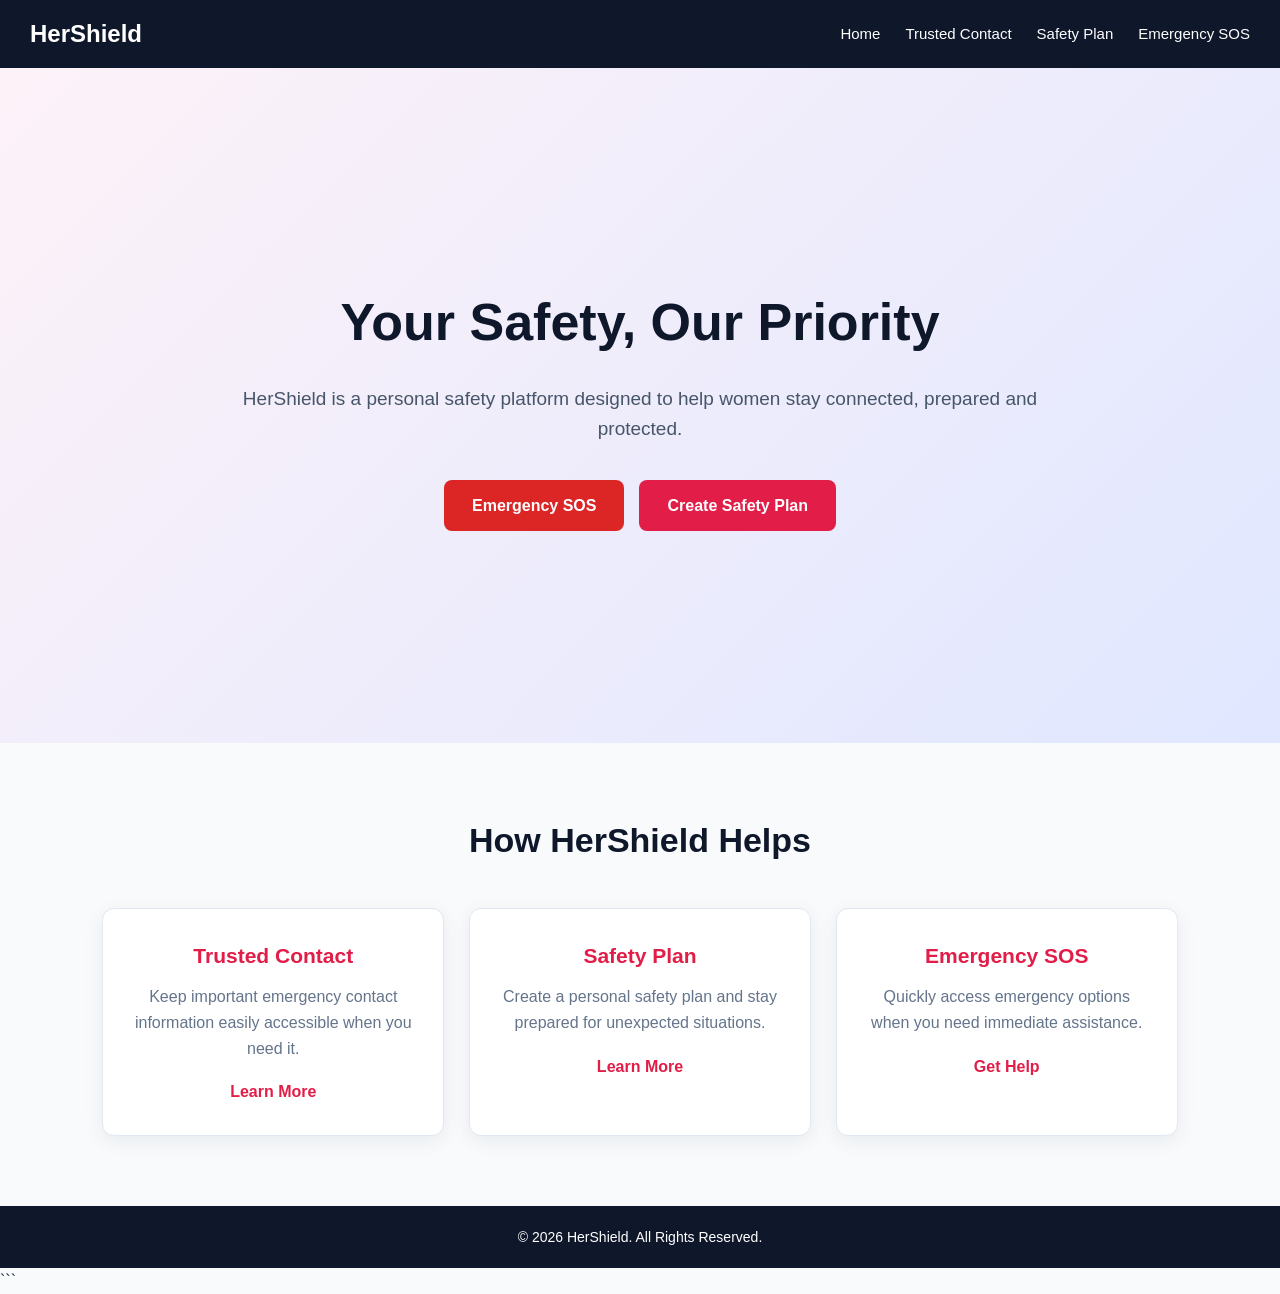
<file: index.html>
<!DOCTYPE html>
<html lang="en">

<head>
    <meta charset="UTF-8">
    <meta name="viewport" content="width=device-width, initial-scale=1.0">

    <title>HerShield | Home</title>

    <link rel="stylesheet" href="style.css">
</head>

<body>

    <!-- ================================
         NAVBAR
    ================================= -->

    <nav class="navbar">

        <div class="nav-logo">
            <a href="index.html">HerShield</a>
        </div>

        <ul class="nav-links">
            <li>
                <a href="index.html">Home</a>
            </li>

            <li>
                <a href="contact.html">Trusted Contact</a>
            </li>

            <li>
                <a href="safty.html">Safety Plan</a>
            </li>

            <li>
                <a href="emergency.html">Emergency SOS</a>
            </li>
        </ul>

    </nav>


    <!-- ================================
         HERO SECTION
    ================================= -->

    <section class="hero">

        <div class="hero-content">

            <h1>Your Safety, Our Priority</h1>

            <p>
                HerShield is a personal safety platform designed
                to help women stay connected, prepared and protected.
            </p>

            <div class="hero-buttons">

                <a href="emergency.html" class="btn emergency-btn">
                    Emergency SOS
                </a>

                <a href="safty.html" class="btn">
                    Create Safety Plan
                </a>

            </div>

        </div>

    </section>


    <!-- ================================
         FEATURES SECTION
    ================================= -->

    <section class="features">

        <h2>How HerShield Helps</h2>

        <div class="feature-container">

            <!-- Trusted Contact -->

            <div class="feature-card">

                <h3>Trusted Contact</h3>

                <p>
                    Keep important emergency contact information
                    easily accessible when you need it.
                </p>

                <a href="contact.html">
                    Learn More
                </a>

            </div>


            <!-- Safety Plan -->

            <div class="feature-card">

                <h3>Safety Plan</h3>

                <p>
                    Create a personal safety plan and stay prepared
                    for unexpected situations.
                </p>

                <a href="safty.html">
                    Learn More
                </a>

            </div>


            <!-- Emergency SOS -->

            <div class="feature-card">

                <h3>Emergency SOS</h3>

                <p>
                    Quickly access emergency options when you
                    need immediate assistance.
                </p>

                <a href="emergency.html">
                    Get Help
                </a>

            </div>

        </div>

    </section>


    <!-- ================================
         FOOTER
    ================================= -->

    <footer>

        <p>
            &copy; 2026 HerShield. All Rights Reserved.
        </p>

    </footer>


    <!-- JavaScript -->

    <script src="script.js"></script>

</body>

</html>
```
</file>
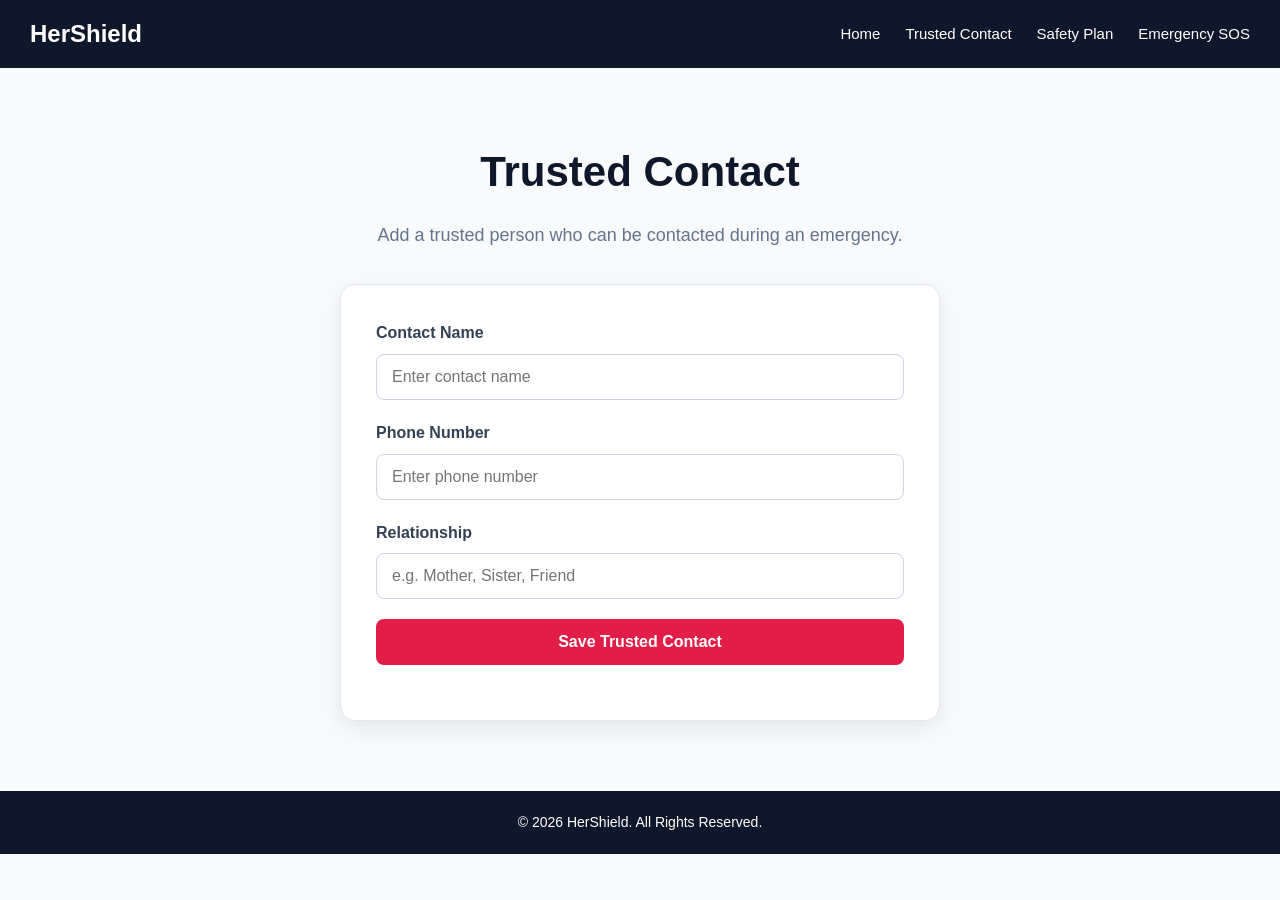
<file: contact.html>
<!DOCTYPE html>
<html lang="en">

<head>
    <meta charset="UTF-8">
    <meta name="viewport" content="width=device-width, initial-scale=1.0">

    <title>HerShield | Trusted Contact</title>

    <!-- Main CSS -->
    <link rel="stylesheet" href="style.css">

    <!-- Contact Page CSS -->
    <link rel="stylesheet" href="contact.css">
</head>

<body>

    <!-- ================================
         NAVBAR
    ================================= -->

    <nav class="navbar">

        <div class="nav-logo">
            <a href="index.html">HerShield</a>
        </div>

        <ul class="nav-links">

            <li>
                <a href="index.html">Home</a>
            </li>

            <li>
                <a href="contact.html">Trusted Contact</a>
            </li>

            <li>
                <a href="safty.html">Safety Plan</a>
            </li>

            <li>
                <a href="emergency.html">Emergency SOS</a>
            </li>

        </ul>

    </nav>


    <!-- ================================
         TRUSTED CONTACT SECTION
    ================================= -->

    <main>

        <section class="page-section">

            <h1>Trusted Contact</h1>

            <p>
                Add a trusted person who can be contacted
                during an emergency.
            </p>


            <div class="contact-card">

                <form id="contactForm">

                    <!-- Contact Name -->

                    <div class="form-group">

                        <label for="contactName">
                            Contact Name
                        </label>

                        <input
                            type="text"
                            id="contactName"
                            name="contactName"
                            placeholder="Enter contact name"
                            required
                        >

                    </div>


                    <!-- Phone Number -->

                    <div class="form-group">

                        <label for="contactPhone">
                            Phone Number
                        </label>

                        <input
                            type="tel"
                            id="contactPhone"
                            name="contactPhone"
                            placeholder="Enter phone number"
                            required
                        >

                    </div>


                    <!-- Relationship -->

                    <div class="form-group">

                        <label for="relationship">
                            Relationship
                        </label>

                        <input
                            type="text"
                            id="relationship"
                            name="relationship"
                            placeholder="e.g. Mother, Sister, Friend"
                        >

                    </div>


                    <!-- Save Button -->

                    <button type="submit">
                        Save Trusted Contact
                    </button>

                </form>


                <!-- Success / Error Message -->

                <div id="contactMessage"></div>

            </div>

        </section>

    </main>


    <!-- ================================
         FOOTER
    ================================= -->

    <footer>

        <p>
            &copy; 2026 HerShield. All Rights Reserved.
        </p>

    </footer>


    <!-- JavaScript -->

    <script src="contact.js"></script>

</body>

</html>
</file>
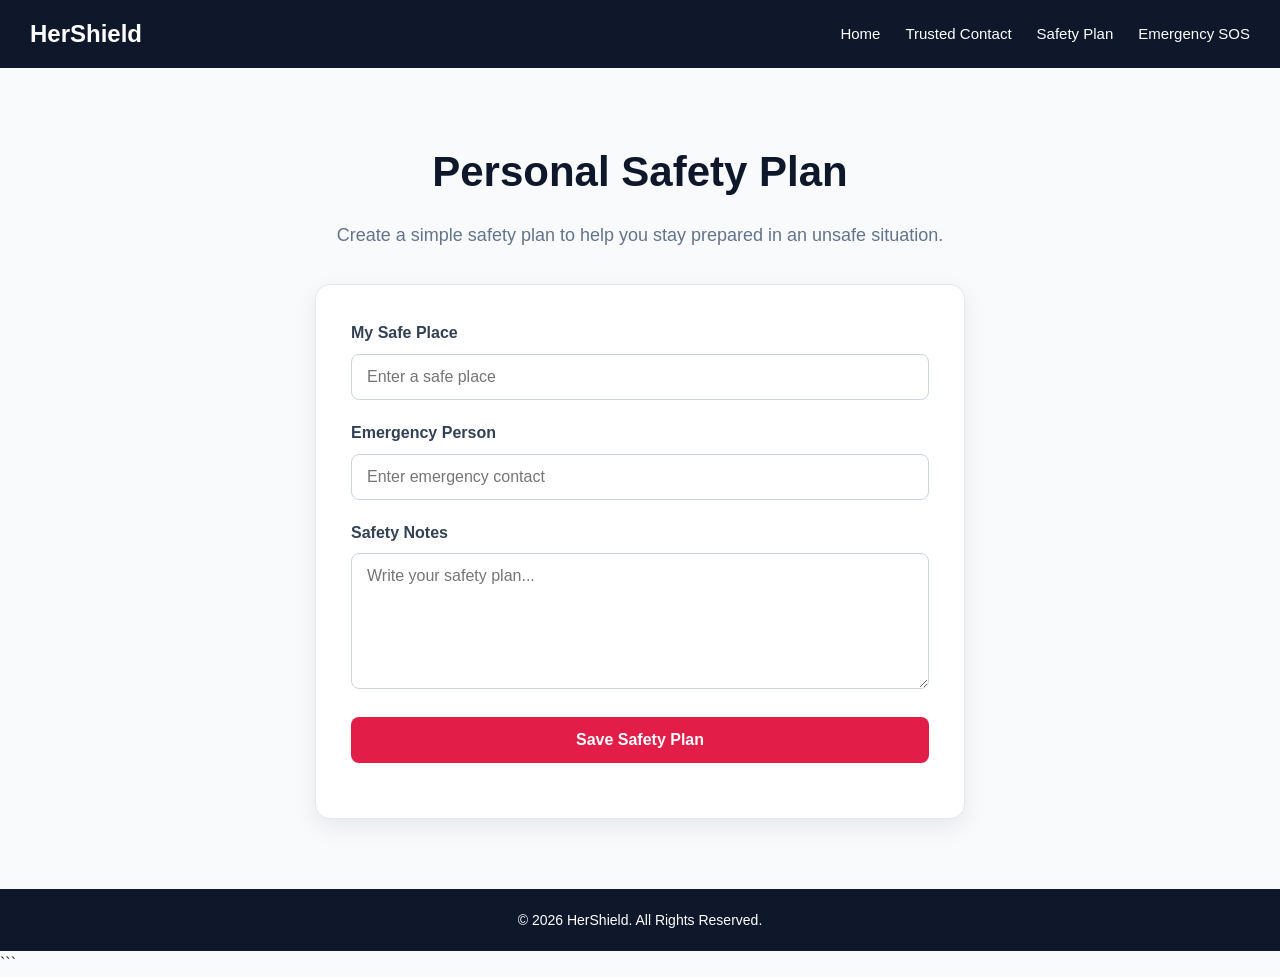
<file: safty.html>
<!DOCTYPE html>
<html lang="en">

<head>
    <meta charset="UTF-8">
    <meta name="viewport" content="width=device-width, initial-scale=1.0">

    <title>HerShield | Safety Plan</title>

    <!-- Main CSS -->
    <link rel="stylesheet" href="style.css">

    <!-- Safety Plan CSS -->
    <link rel="stylesheet" href="safty.css">
</head>

<body>

    <!-- ================================
         NAVBAR
    ================================= -->

    <nav class="navbar">

        <div class="nav-logo">
            <a href="index.html">HerShield</a>
        </div>

        <ul class="nav-links">

            <li>
                <a href="index.html">Home</a>
            </li>

            <li>
                <a href="contact.html">Trusted Contact</a>
            </li>

            <li>
                <a href="safty.html">Safety Plan</a>
            </li>

            <li>
                <a href="emergency.html">Emergency SOS</a>
            </li>

        </ul>

    </nav>


    <!-- ================================
         SAFETY PLAN SECTION
    ================================= -->

    <main>

        <section class="page-section">

            <h1>Personal Safety Plan</h1>

            <p>
                Create a simple safety plan to help you stay
                prepared in an unsafe situation.
            </p>


            <div class="safety-card">

                <form id="safetyForm">

                    <!-- Safe Place -->

                    <div class="form-group">

                        <label for="safePlace">
                            My Safe Place
                        </label>

                        <input
                            type="text"
                            id="safePlace"
                            name="safePlace"
                            placeholder="Enter a safe place"
                            required
                        >

                    </div>


                    <!-- Emergency Person -->

                    <div class="form-group">

                        <label for="emergencyPerson">
                            Emergency Person
                        </label>

                        <input
                            type="text"
                            id="emergencyPerson"
                            name="emergencyPerson"
                            placeholder="Enter emergency contact"
                            required
                        >

                    </div>


                    <!-- Safety Notes -->

                    <div class="form-group">

                        <label for="planNotes">
                            Safety Notes
                        </label>

                        <textarea
                            id="planNotes"
                            name="planNotes"
                            rows="6"
                            placeholder="Write your safety plan..."
                        ></textarea>

                    </div>


                    <!-- Save Button -->

                    <button type="submit">
                        Save Safety Plan
                    </button>

                </form>


                <!-- Message -->

                <div id="safetyMessage"></div>

            </div>

        </section>

    </main>


    <!-- ================================
         FOOTER
    ================================= -->

    <footer>

        <p>
            &copy; 2026 HerShield. All Rights Reserved.
        </p>

    </footer>


    <!-- JavaScript -->

    <script src="safty.js"></script>

</body>

</html>
```
</file>
<file: style.css>
/* =================================
   HER SHIELD - GLOBAL CSS
================================= */

* {
    margin: 0;
    padding: 0;
    box-sizing: border-box;
}

html {
    scroll-behavior: smooth;
}

body {
    font-family: 'Segoe UI', Arial, sans-serif;
    background-color: #F8FAFC;
    color: #1E293B;
    line-height: 1.6;
}


/* =================================
   NAVBAR
================================= */

.navbar {
    background-color: #0F172A;
    display: flex;
    justify-content: space-between;
    align-items: center;
    padding: 15px 30px;
    position: sticky;
    top: 0;
    z-index: 1000;
    font-family: 'Segoe UI', Arial, sans-serif;
}


/* Logo */

.nav-logo a {
    color: #FFFFFF;
    font-size: 1.5rem;
    font-weight: bold;
    text-decoration: none;
}


/* Menu */

.nav-links {
    display: flex;
    list-style: none;
    align-items: center;
    gap: 25px;
    margin: 0;
    padding: 0;
}


/* Menu Links */

.nav-links a {
    color: #FFFFFF;
    text-decoration: none;
    font-size: 15px;
    font-weight: 500;
    transition: 0.3s ease;
}


/* Hover */

.nav-links a:hover {
    color: #F472B6;
}


/* =================================
   HERO SECTION
================================= */

.hero {
    min-height: 75vh;
    display: flex;
    align-items: center;
    justify-content: center;
    text-align: center;
    padding: 70px 8%;

    background:
        linear-gradient(
            135deg,
            #FDF2F8,
            #E0E7FF
        );
}

.hero-content {
    max-width: 800px;
}

.hero-content h1 {
    font-size: 52px;
    color: #0F172A;
    margin-bottom: 20px;
}

.hero-content p {
    font-size: 19px;
    color: #475569;
    margin-bottom: 35px;
}


/* =================================
   HERO BUTTONS
================================= */

.hero-buttons {
    display: flex;
    justify-content: center;
    gap: 15px;
    flex-wrap: wrap;
}

.btn {
    display: inline-block;
    padding: 13px 28px;
    border-radius: 8px;
    background-color: #E11D48;
    color: #FFFFFF;
    text-decoration: none;
    font-weight: 600;
    transition: 0.3s ease;
}

.btn:hover {
    background-color: #BE123C;
    transform: translateY(-2px);
}

.emergency-btn {
    background-color: #DC2626;
}

.emergency-btn:hover {
    background-color: #B91C1C;
}


/* =================================
   FEATURES
================================= */

.features {
    padding: 70px 8%;
    text-align: center;
}

.features h2 {
    font-size: 34px;
    color: #0F172A;
    margin-bottom: 40px;
}

.feature-container {
    display: grid;
    grid-template-columns: repeat(3, 1fr);
    gap: 25px;
}

.feature-card {
    background-color: #FFFFFF;
    padding: 30px;
    border-radius: 12px;
    border: 1px solid #E2E8F0;
    box-shadow: 0 5px 20px rgba(15, 23, 42, 0.07);
    transition: 0.3s ease;
}

.feature-card:hover {
    transform: translateY(-5px);
    box-shadow: 0 10px 25px rgba(15, 23, 42, 0.12);
}

.feature-card h3 {
    color: #E11D48;
    margin-bottom: 12px;
    font-size: 21px;
}

.feature-card p {
    color: #64748B;
    margin-bottom: 18px;
}

.feature-card a {
    color: #E11D48;
    text-decoration: none;
    font-weight: 600;
}

.feature-card a:hover {
    text-decoration: underline;
}


/* =================================
   COMMON PAGE SECTION
================================= */

.page-section {
    min-height: 80vh;
    padding: 70px 8%;
    text-align: center;
}

.page-section h1 {
    font-size: 42px;
    color: #0F172A;
    margin-bottom: 15px;
}

.page-section > p {
    color: #64748B;
    font-size: 18px;
    margin-bottom: 35px;
}


/* =================================
   FORM ELEMENTS
================================= */

.form-group {
    text-align: left;
    margin-bottom: 20px;
}

.form-group label {
    display: block;
    margin-bottom: 8px;
    font-weight: 600;
    color: #334155;
}

.form-group input,
.form-group textarea {
    width: 100%;
    padding: 13px 15px;
    border: 1px solid #CBD5E1;
    border-radius: 8px;
    font-size: 16px;
    outline: none;
    font-family: inherit;
    background-color: #FFFFFF;
}

.form-group input:focus,
.form-group textarea:focus {
    border-color: #E11D48;
    box-shadow: 0 0 0 3px rgba(225, 29, 72, 0.10);
}

textarea {
    resize: vertical;
}

button {
    border: none;
    cursor: pointer;
    font-family: inherit;
}


/* =================================
   FOOTER
================================= */

footer {
    background-color: #0F172A;
    color: #FFFFFF;
    text-align: center;
    padding: 20px;
}

footer p {
    font-size: 14px;
}


/* =================================
   RESPONSIVE DESIGN
================================= */

@media (max-width: 900px) {

    .navbar {
        padding: 15px 20px;
    }

    .feature-container {
        grid-template-columns: 1fr;
    }

    .hero-content h1 {
        font-size: 42px;
    }
}


@media (max-width: 700px) {

    .navbar {
        flex-direction: column;
        gap: 15px;
    }

    .nav-links {
        flex-wrap: wrap;
        justify-content: center;
        gap: 15px;
    }

    .nav-links a {
        font-size: 14px;
    }

    .hero {
        padding: 55px 5%;
    }

    .hero-content h1 {
        font-size: 35px;
    }

    .hero-content p {
        font-size: 17px;
    }

    .features h2 {
        font-size: 28px;
    }

    .page-section h1 {
        font-size: 34px;
    }
}
```
</file>
<file: contact.css>
/* =================================
   TRUSTED CONTACT PAGE
================================= */

.contact-card {
    max-width: 600px;
    margin: 0 auto;
    background-color: #FFFFFF;
    padding: 35px;
    border-radius: 15px;
    border: 1px solid #E2E8F0;
    box-shadow: 0 8px 25px rgba(15, 23, 42, 0.08);
}

.contact-card button {
    width: 100%;
    padding: 14px;
    background-color: #E11D48;
    color: #FFFFFF;
    border-radius: 8px;
    font-size: 16px;
    font-weight: 600;
    transition: 0.3s ease;
}

.contact-card button:hover {
    background-color: #BE123C;
}

#contactMessage {
    margin-top: 20px;
    color: #16A34A;
    font-weight: 600;
}
```
</file>
<file: safty.css>
/* =================================
   SAFETY PLAN PAGE
================================= */

.safety-card {
    max-width: 650px;
    margin: 0 auto;
    background-color: #FFFFFF;
    padding: 35px;
    border-radius: 15px;
    border: 1px solid #E2E8F0;
    box-shadow: 0 8px 25px rgba(15, 23, 42, 0.08);
}

.safety-card button {
    width: 100%;
    padding: 14px;
    background-color: #E11D48;
    color: #FFFFFF;
    border-radius: 8px;
    font-size: 16px;
    font-weight: 600;
    transition: 0.3s ease;
}

.safety-card button:hover {
    background-color: #BE123C;
}

#safetyMessage {
    margin-top: 20px;
    color: #16A34A;
    font-weight: 600;
}
```
</file>
